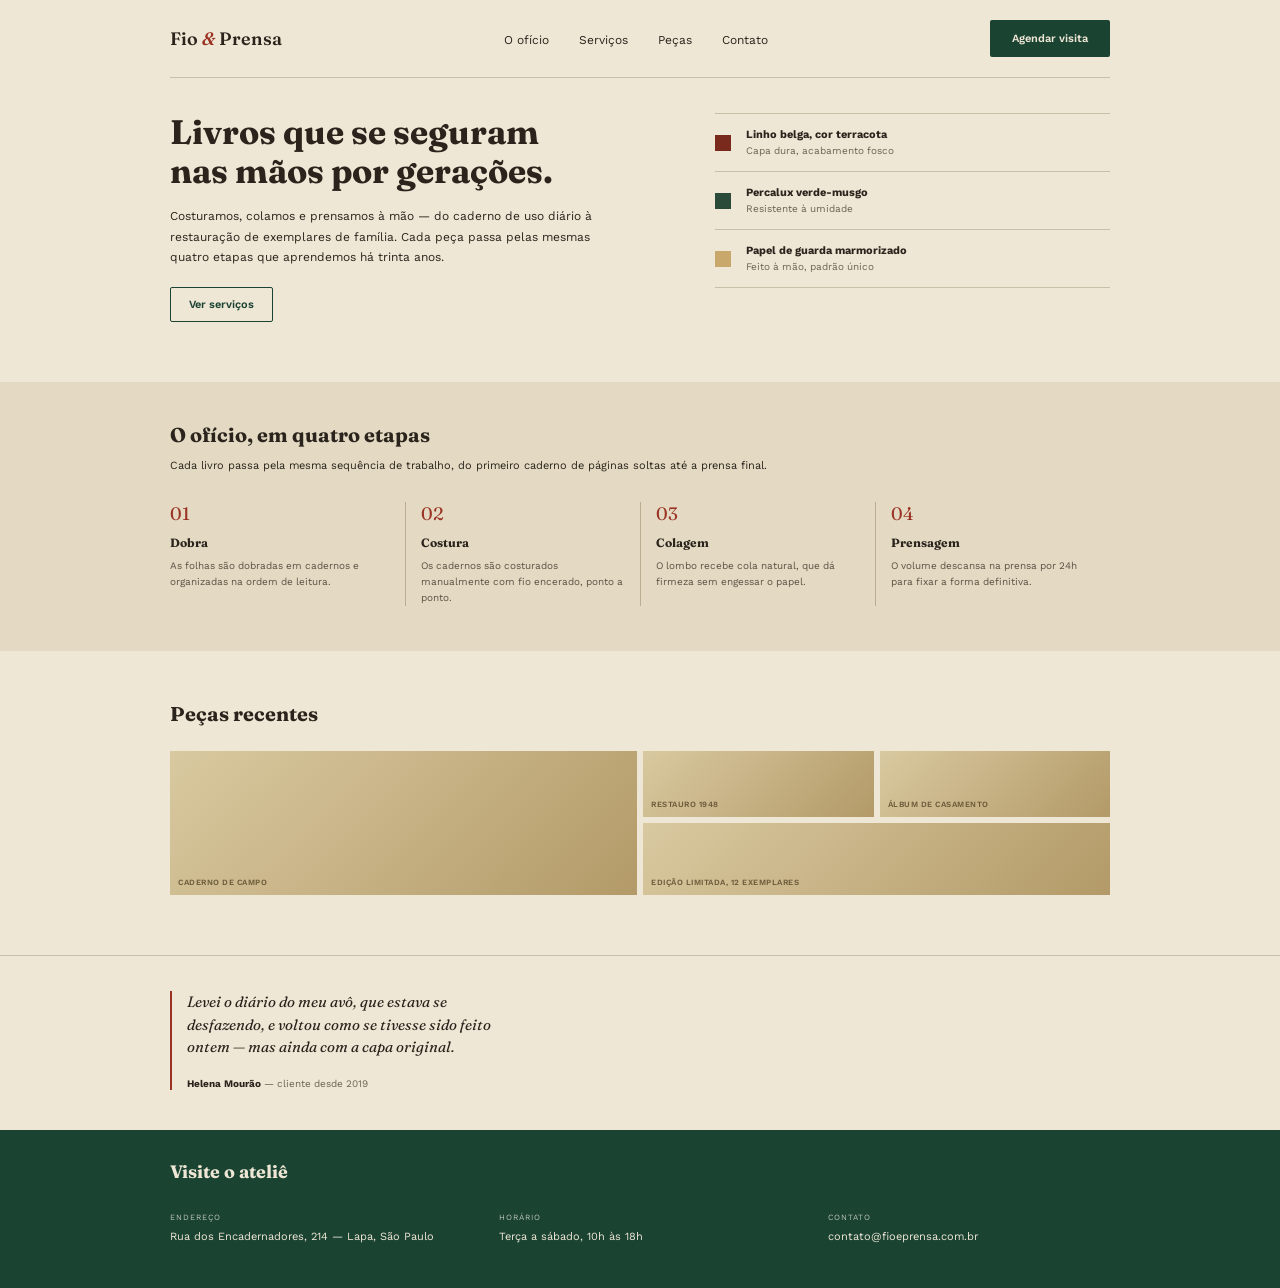
<file: index.html>
<!DOCTYPE html>
<html lang="pt-br">
<head>
  <meta charset="UTF-8">
  <meta name="viewport" content="width=device-width, initial-scale=1">
  <title>Fio & Prensa - Ateliê de encadernação</title>

  <!-- fontes do Google -->
  <link href="https://fonts.googleapis.com/css2?family=Fraunces:wght@500;600&family=Work+Sans:wght@400;500;600&display=swap" rel="stylesheet">

  <!-- meu css -->
  <link rel="stylesheet" href="style.css">
</head>

<body>

  <!-- MENU -->
  <header>
    <div class="container">
      <nav class="menu">
        <div class="logo">Fio <span>&amp;</span> Prensa</div>
        <ul>
          <li><a href="#sobre">O ofício</a></li>
          <li><a href="#">Serviços</a></li>
          <li><a href="#galeria">Peças</a></li>
          <li><a href="#contato">Contato</a></li>
        </ul>
        <a href="#contato" class="botao-verde">Agendar visita</a>
      </nav>
    </div>
  </header>

  <!-- HERO -->
  <section class="hero">
    <div class="container hero-conteudo">
      <div class="hero-texto">
        <h1>Livros que se seguram nas mãos por gerações.</h1>
        <p>Costuramos, colamos e prensamos à mão — do caderno de uso diário à restauração de exemplares de família. Cada peça passa pelas mesmas quatro etapas que aprendemos há trinta anos.</p>
        <a href="#" class="botao-borda">Ver serviços</a>
      </div>

      <div class="hero-lista">
        <div class="item-material">
          <div class="quadrado linho"></div>
          <div>
            <strong>Linho belga, cor terracota</strong>
            <small>Capa dura, acabamento fosco</small>
          </div>
        </div>
        <div class="item-material">
          <div class="quadrado percalux"></div>
          <div>
            <strong>Percalux verde-musgo</strong>
            <small>Resistente à umidade</small>
          </div>
        </div>
        <div class="item-material">
          <div class="quadrado papel"></div>
          <div>
            <strong>Papel de guarda marmorizado</strong>
            <small>Feito à mão, padrão único</small>
          </div>
        </div>
      </div>
    </div>
  </section>

  <!-- SOBRE -->
  <section class="sobre" id="sobre">
    <div class="container">
      <h2>O ofício, em quatro etapas</h2>
      <p class="sobre-intro">Cada livro passa pela mesma sequência de trabalho, do primeiro caderno de páginas soltas até a prensa final.</p>

      <div class="etapas">
        <div class="etapa">
          <div class="numero">01</div>
          <h3>Dobra</h3>
          <p>As folhas são dobradas em cadernos e organizadas na ordem de leitura.</p>
        </div>
        <div class="etapa">
          <div class="numero">02</div>
          <h3>Costura</h3>
          <p>Os cadernos são costurados manualmente com fio encerado, ponto a ponto.</p>
        </div>
        <div class="etapa">
          <div class="numero">03</div>
          <h3>Colagem</h3>
          <p>O lombo recebe cola natural, que dá firmeza sem engessar o papel.</p>
        </div>
        <div class="etapa">
          <div class="numero">04</div>
          <h3>Prensagem</h3>
          <p>O volume descansa na prensa por 24h para fixar a forma definitiva.</p>
        </div>
      </div>
    </div>
  </section>

  <!-- GALERIA -->
  <section class="galeria" id="galeria">
    <div class="container">
      <h2>Peças recentes</h2>

      <div class="grid-galeria">
        <div class="foto foto1">Caderno de campo</div>
        <div class="foto foto2">Restauro 1948</div>
        <div class="foto foto3">Álbum de casamento</div>
        <div class="foto foto4">Edição limitada, 12 exemplares</div>
      </div>
    </div>
  </section>

  <!-- DEPOIMENTO -->
  <section class="depoimento">
    <div class="container">
      <div class="citacao">
        <p>Levei o diário do meu avô, que estava se desfazendo, e voltou como se tivesse sido feito ontem — mas ainda com a capa original.</p>
        <span><strong>Helena Mourão</strong> — cliente desde 2019</span>
      </div>
    </div>
  </section>

  <!-- FOOTER -->
  <footer id="contato">
    <div class="container">
      <h2>Visite o ateliê</h2>
      <div class="info-footer">
        <div>
          <small>Endereço</small>
          <p>Rua dos Encadernadores, 214 — Lapa, São Paulo</p>
        </div>
        <div>
          <small>Horário</small>
          <p>Terça a sábado, 10h às 18h</p>
        </div>
        <div>
          <small>Contato</small>
          <p>contato@fioeprensa.com.br</p>
        </div>
      </div>
    </div>
  </footer>

</body>
</html>
</file>
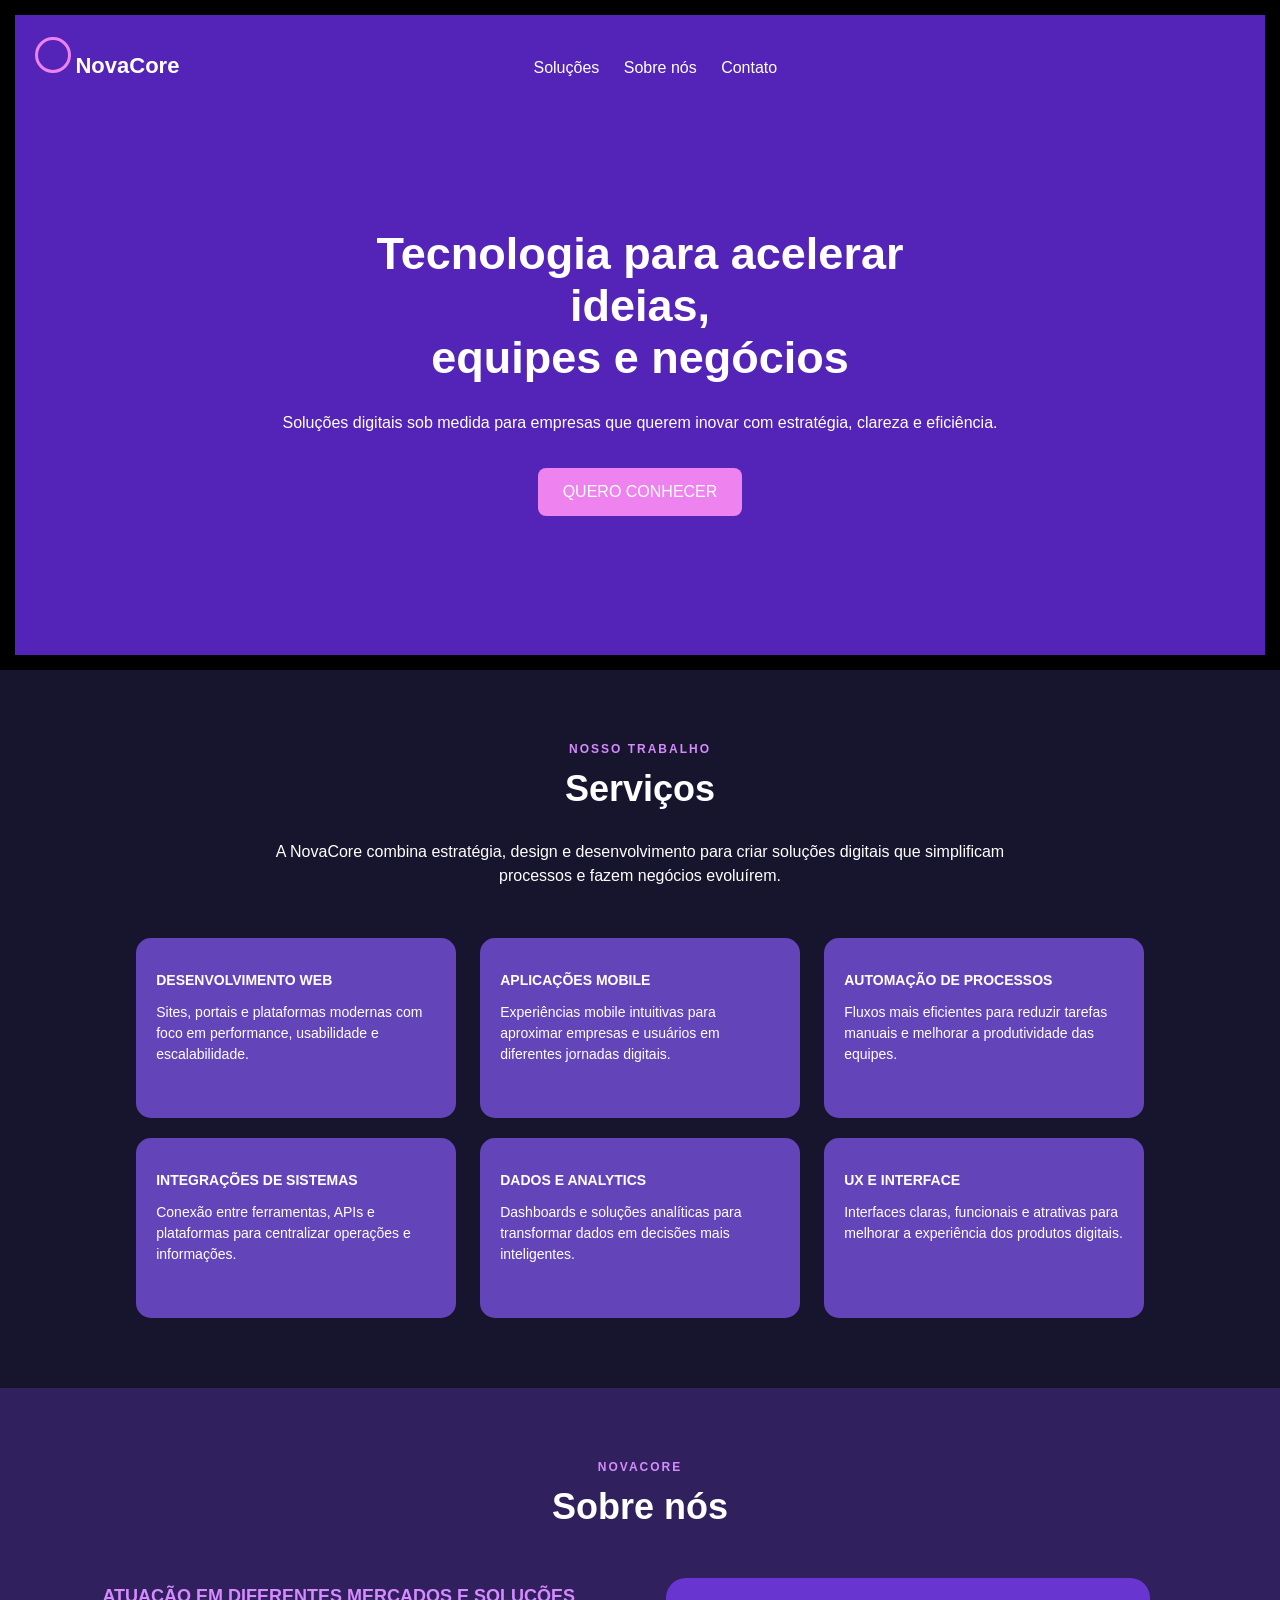
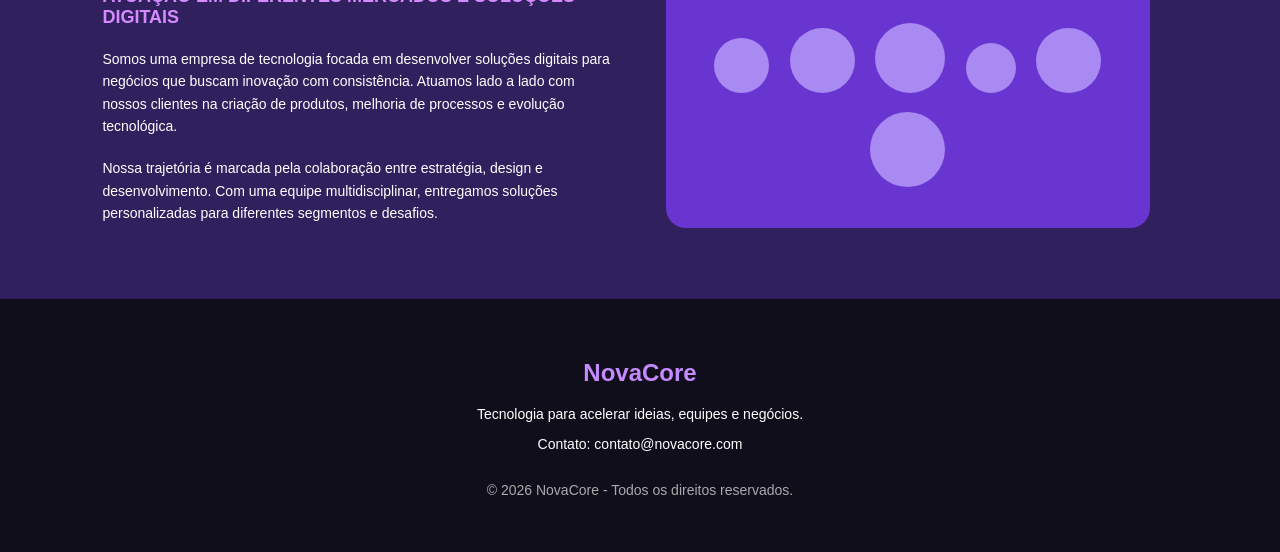
<file: Revisão/index.html>
<!DOCTYPE html>
<html lang="pt-br">
<head>
    <meta charset="UTF-8">
    <meta name="viewport" content="width=device-width, initial-scale=1.0">
    <title>NovaCore</title>

    <link rel="stylesheet" href="style.css">
</head>

<body>

    <header>

        <div class="logo">
            <div class="circulo-logo"></div>
            <h2>NovaCore</h2>
        </div>

        <div class="menu">
            <a href="#servicos">Soluções</a>
            <a href="#sobre">Sobre nós</a>
            <a href="#contato">Contato</a>
        </div>

        <div class="principal">
            <h1>
                Tecnologia para acelerar<br>
                ideias,<br>
                equipes e negócios
            </h1>

            <p>
                Soluções digitais sob medida para empresas que querem
                inovar com estratégia, clareza e eficiência.
            </p>

            <a href="#servicos" class="botao">QUERO CONHECER</a>
        </div>

    </header>

    <section class="servicos" id="servicos">

        <p class="subtitulo">NOSSO TRABALHO</p>

        <h2>Serviços</h2>

        <p class="texto-servicos">
            A NovaCore combina estratégia, design e desenvolvimento
            para criar soluções digitais que simplificam processos
            e fazem negócios evoluírem.
        </p>

        <div class="cartoes">

            <div class="cartao">
                <h3>DESENVOLVIMENTO WEB</h3>
                <p>
                    Sites, portais e plataformas modernas com foco
                    em performance, usabilidade e escalabilidade.
                </p>
            </div>

            <div class="cartao">
                <h3>APLICAÇÕES MOBILE</h3>
                <p>
                    Experiências mobile intuitivas para aproximar
                    empresas e usuários em diferentes jornadas digitais.
                </p>
            </div>

            <div class="cartao">
                <h3>AUTOMAÇÃO DE PROCESSOS</h3>
                <p>
                    Fluxos mais eficientes para reduzir tarefas
                    manuais e melhorar a produtividade das equipes.
                </p>
            </div>

            <div class="cartao">
                <h3>INTEGRAÇÕES DE SISTEMAS</h3>
                <p>
                    Conexão entre ferramentas, APIs e plataformas
                    para centralizar operações e informações.
                </p>
            </div>

            <div class="cartao">
                <h3>DADOS E ANALYTICS</h3>
                <p>
                    Dashboards e soluções analíticas para transformar
                    dados em decisões mais inteligentes.
                </p>
            </div>

            <div class="cartao">
                <h3>UX E INTERFACE</h3>
                <p>
                    Interfaces claras, funcionais e atrativas
                    para melhorar a experiência dos produtos digitais.
                </p>
            </div>

        </div>

    </section>

    <section class="sobre" id="sobre">

        <p class="subtitulo">NOVACORE</p>

        <h2>Sobre nós</h2>

        <div class="conteudo-sobre">

            <div class="texto-sobre">

                <h3>
                    ATUAÇÃO EM DIFERENTES MERCADOS E
                    SOLUÇÕES DIGITAIS
                </h3>

                <p>
                    Somos uma empresa de tecnologia focada em desenvolver
                    soluções digitais para negócios que buscam inovação
                    com consistência. Atuamos lado a lado com nossos
                    clientes na criação de produtos, melhoria de
                    processos e evolução tecnológica.
                </p>

                <p>
                    Nossa trajetória é marcada pela colaboração entre
                    estratégia, design e desenvolvimento. Com uma equipe
                    multidisciplinar, entregamos soluções personalizadas
                    para diferentes segmentos e desafios.
                </p>

            </div>

            <div class="imagem-sobre">

                <div class="bolinha bolinha1"></div>
                <div class="bolinha bolinha2"></div>
                <div class="bolinha bolinha3"></div>
                <div class="bolinha bolinha4"></div>
                <div class="bolinha bolinha5"></div>
                <div class="bolinha bolinha6"></div>

            </div>

        </div>

    </section>

    <footer id="contato">

        <h2>NovaCore</h2>

        <p>
            Tecnologia para acelerar ideias, equipes e negócios.
        </p>

        <p>Contato: contato@novacore.com</p>

        <p class="final">
            © 2026 NovaCore - Todos os direitos reservados.
        </p>

    </footer>

</body>
</html>
</file>
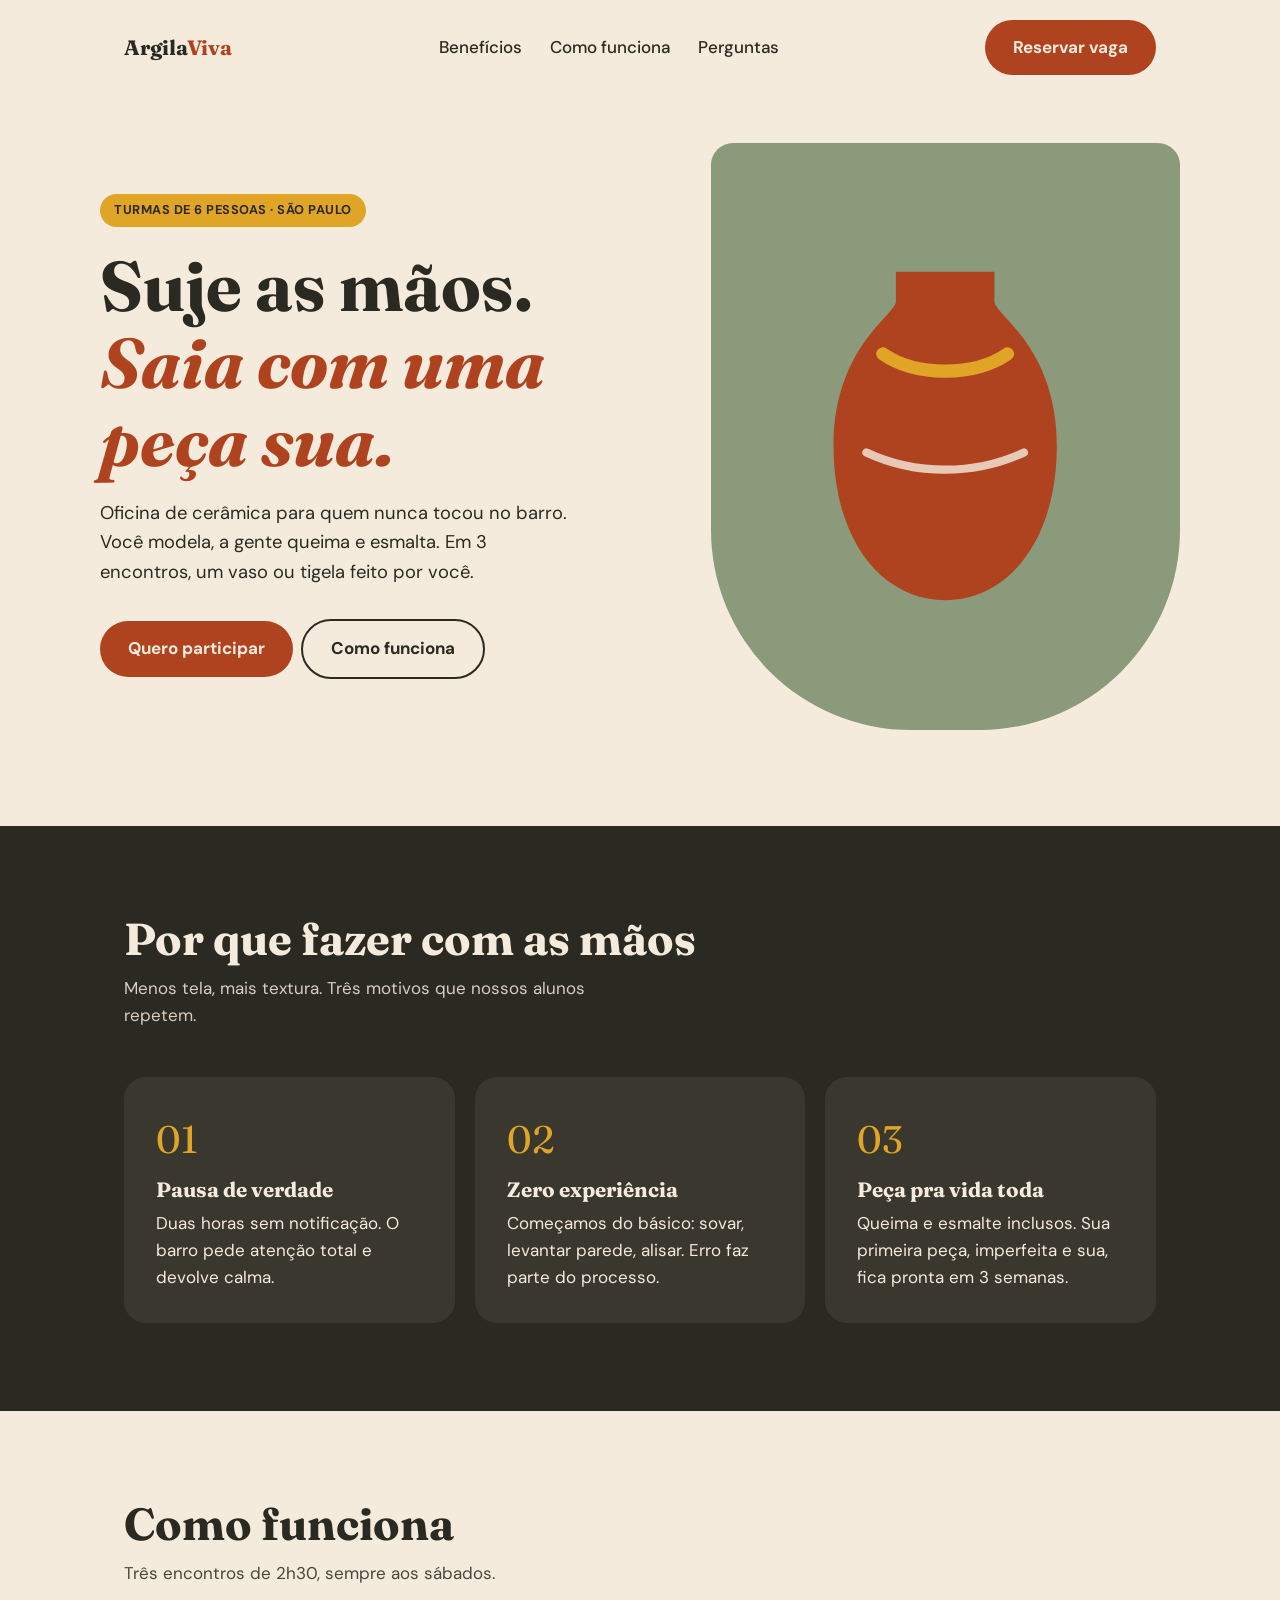
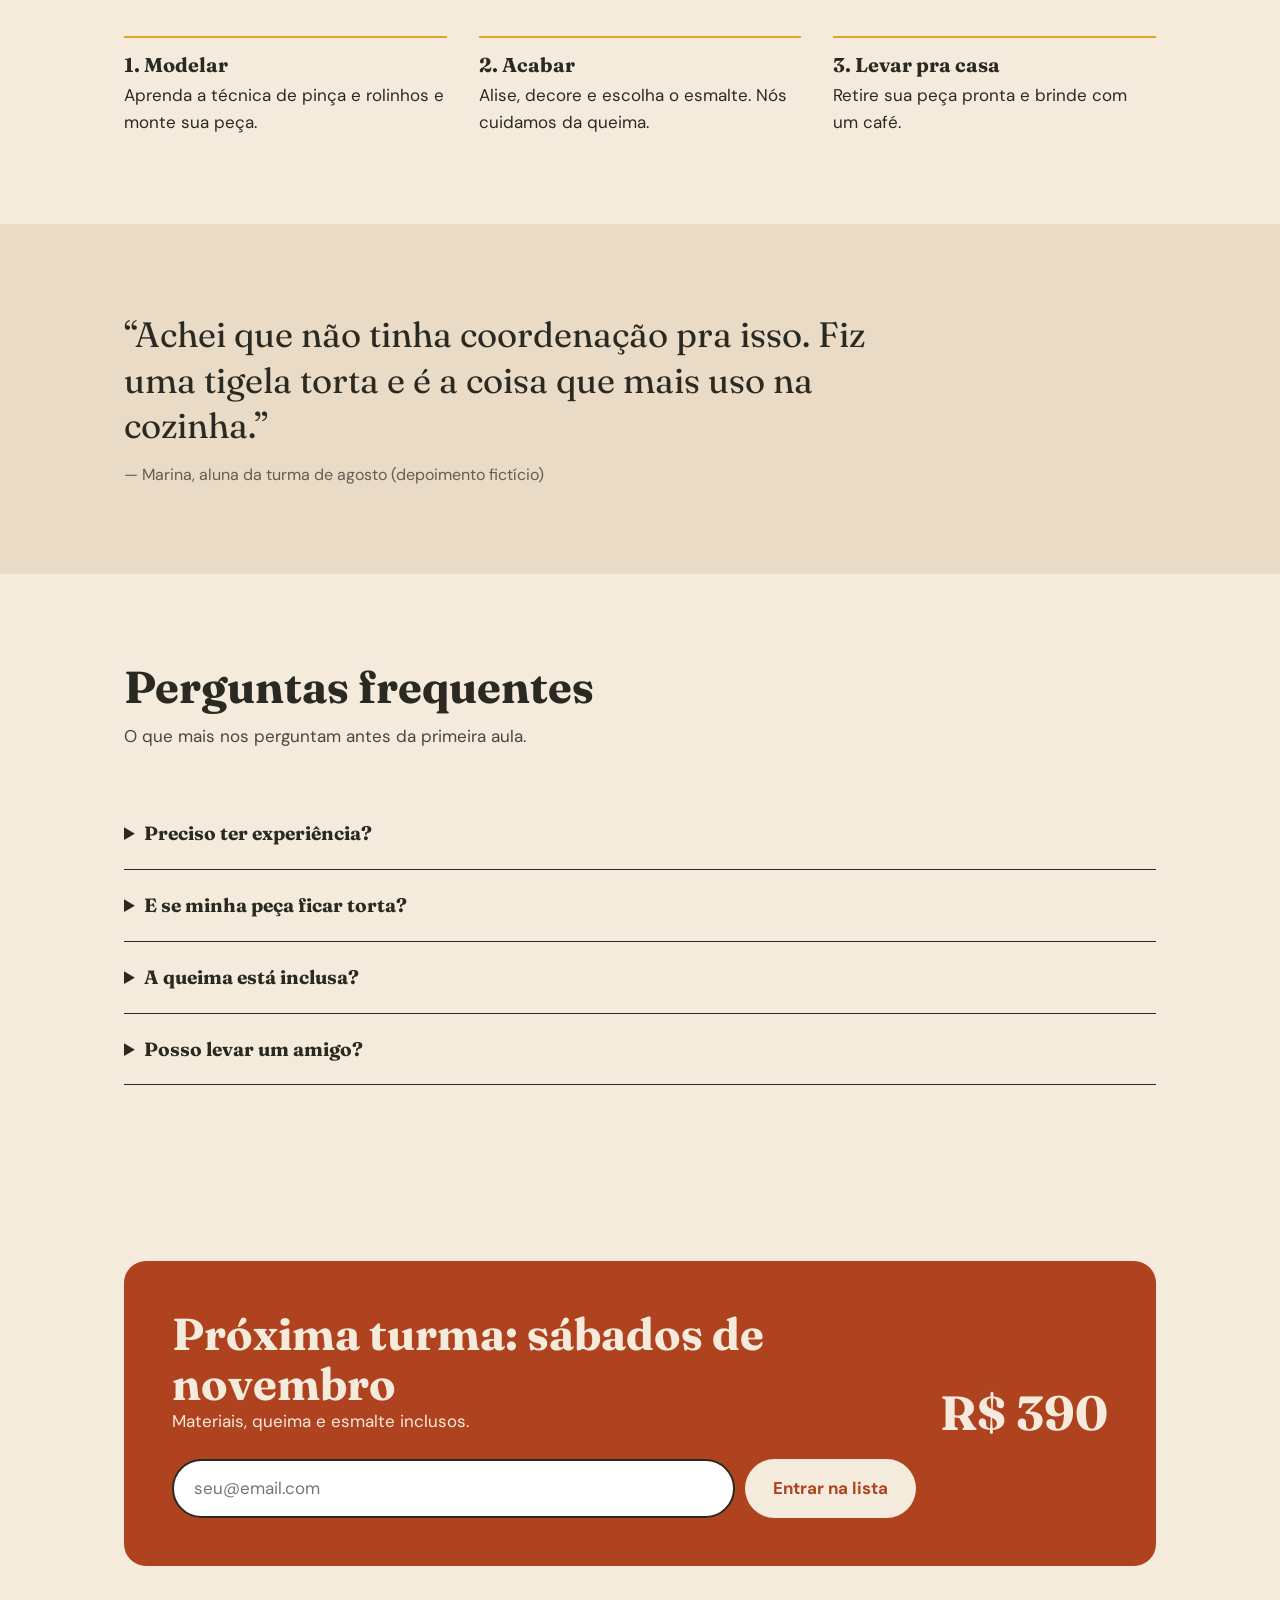
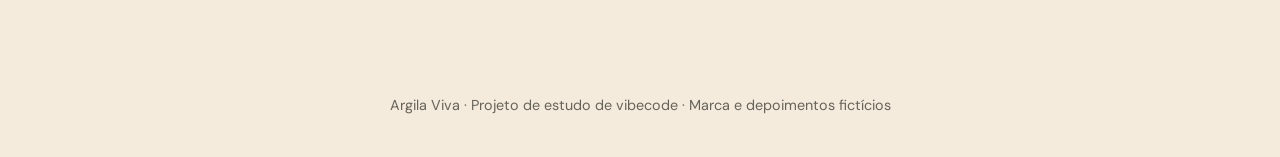
<file: Vibecode/index.html>
<!DOCTYPE html>
<html lang="pt-BR">
<head>
<meta charset="utf-8">
<meta name="viewport" content="width=device-width,initial-scale=1">
<title>Argila Viva — Ateliê de cerâmica para iniciantes</title>
<meta name="description" content="Oficinas de cerâmica para quem nunca tocou no barro. Turmas pequenas, queima inclusa, peça pra levar pra casa.">
<link rel="preconnect" href="https://fonts.googleapis.com">
<link href="https://fonts.googleapis.com/css2?family=Fraunces:opsz,wght@9..144,500;9..144,700&family=DM+Sans:wght@400;500;700&display=swap" rel="stylesheet">
<link rel="stylesheet" href="style.css">
</head>
<body>
<header class="wrap"><nav><div class="logo">Argila<span>Viva</span></div><div class="links"><a href="#beneficios">Benefícios</a><a href="#como">Como funciona</a><a href="#faq">Perguntas</a></div><a class="btn" href="#inscricao">Reservar vaga</a></nav></header>

<main>
<div class="wrap hero">
  <div>
    <span class="tag">TURMAS DE 6 PESSOAS · SÃO PAULO</span>
    <h1>Suje as mãos. <em>Saia com uma peça sua.</em></h1>
    <p>Oficina de cerâmica para quem nunca tocou no barro. Você modela, a gente queima e esmalta. Em 3 encontros, um vaso ou tigela feito por você.</p>
    <a class="btn" href="#inscricao">Quero participar</a><a class="btn alt" href="#como">Como funciona</a>
  </div>
  <div class="art" aria-hidden="true">
    <svg viewBox="0 0 200 240"><path d="M70 20h60v18c0 8 38 28 38 88 0 58-30 94-68 94s-68-36-68-94c0-60 38-80 38-88z" fill="#B0431F"/><path d="M62 70c20 14 56 14 76 0" stroke="#E0A526" stroke-width="8" fill="none" stroke-linecap="round"/><path d="M52 130c30 14 66 14 96 0" stroke="#F5EBDD" stroke-width="5" fill="none" stroke-linecap="round" opacity=".8"/></svg>
  </div>
</div>

<section class="dark" id="beneficios"><div class="wrap">
  <h2>Por que fazer com as mãos</h2>
  <p class="sub">Menos tela, mais textura. Três motivos que nossos alunos repetem.</p>
  <div class="cards">
    <div class="card"><div class="n">01</div><h3>Pausa de verdade</h3><p>Duas horas sem notificação. O barro pede atenção total e devolve calma.</p></div>
    <div class="card"><div class="n">02</div><h3>Zero experiência</h3><p>Começamos do básico: sovar, levantar parede, alisar. Erro faz parte do processo.</p></div>
    <div class="card"><div class="n">03</div><h3>Peça pra vida toda</h3><p>Queima e esmalte inclusos. Sua primeira peça, imperfeita e sua, fica pronta em 3 semanas.</p></div>
  </div>
</div></section>

<section id="como"><div class="wrap">
  <h2>Como funciona</h2>
  <p class="sub">Três encontros de 2h30, sempre aos sábados.</p>
  <div class="steps">
    <div><h3>1. Modelar</h3><p>Aprenda a técnica de pinça e rolinhos e monte sua peça.</p></div>
    <div><h3>2. Acabar</h3><p>Alise, decore e escolha o esmalte. Nós cuidamos da queima.</p></div>
    <div><h3>3. Levar pra casa</h3><p>Retire sua peça pronta e brinde com um café.</p></div>
  </div>
</div></section>

<section style="background:var(--areia)"><div class="wrap">
  <p class="quote">“Achei que não tinha coordenação pra isso. Fiz uma tigela torta e é a coisa que mais uso na cozinha.”<small>— Marina, aluna da turma de agosto (depoimento fictício)</small></p>
</div></section>

<section id="faq"><div class="wrap">
  <h2>Perguntas frequentes</h2>
  <p class="sub">O que mais nos perguntam antes da primeira aula.</p>
  <details><summary>Preciso ter experiência?</summary><p>Não. A turma é pensada para quem nunca tocou no barro.</p></details>
  <details><summary>E se minha peça ficar torta?</summary><p>Faz parte. Ensinamos a corrigir o que dá e a gostar do que fica.</p></details>
  <details><summary>A queima está inclusa?</summary><p>Sim: queima, esmalte e materiais entram nos R$ 390.</p></details>
  <details><summary>Posso levar um amigo?</summary><p>Pode. Turmas de 6 pessoas, e duplas ganham lugares lado a lado.</p></details>
</div></section>

<section id="inscricao"><div class="wrap">
  <div class="price">
    <div><h2>Próxima turma: sábados de novembro</h2><p>Materiais, queima e esmalte inclusos.</p>
    <form onsubmit="event.preventDefault();this.querySelector('button').textContent='Recebido! ✓'"><input type="email" placeholder="seu@email.com" aria-label="E-mail" required><button class="btn" type="submit">Entrar na lista</button></form></div>
    <div class="big">R$ 390</div>
  </div>
</div></section>
</main>
<footer>Argila Viva · Projeto de estudo de vibecode · Marca e depoimentos fictícios</footer>
</body>
</html>
</file>
<file: style.css>
/* cores do projeto */
:root {
  --verde: #1B4332;
  --offwhite: #EFE7D6;
  --preto: #2A241C;
  --vermelho: #9A3324;
  --dourado: #A9895F;
}

* {
  margin: 0;
  padding: 0;
  box-sizing: border-box;
}

body {
  font-family: 'Work Sans', sans-serif;
  background-color: #EFE7D6;
  color: #2A241C;
  font-size: 14px;
}

h1, h2, h3 {
  font-family: 'Fraunces', serif;
}

/* container pra centralizar o conteudo */
.container {
  width: 90%;
  max-width: 940px;
  margin: 0 auto;
}

/* ---------- MENU ---------- */
header {
  padding: 20px 0 0 0;
}

.menu {
  display: flex;
  justify-content: space-between;
  align-items: center;
  padding-bottom: 20px;
  border-bottom: 1px solid #c9bfa8;
}

.logo {
  font-family: 'Fraunces', serif;
  font-size: 18px;
  font-weight: 600;
}

.logo span {
  color: #9A3324;
  font-style: italic;
}

.menu ul {
  display: flex;
  list-style: none;
  gap: 30px;
}

.menu ul li a {
  text-decoration: none;
  color: #2A241C;
  font-size: 12px;
}

.menu ul li a:hover {
  color: #9A3324;
}

.botao-verde {
  background-color: #1B4332;
  color: #EFE7D6;
  padding: 12px 22px;
  font-size: 11px;
  font-weight: 600;
  text-decoration: none;
  border-radius: 2px;
}

/* ---------- HERO ---------- */
.hero {
  padding: 35px 0 60px 0;
}

.hero-conteudo {
  display: flex;
  justify-content: space-between;
  gap: 40px;
}

.hero-texto {
  width: 45%;
}

.hero-texto h1 {
  font-size: 34px;
  line-height: 1.15;
  margin-bottom: 15px;
}

.hero-texto p {
  font-size: 12px;
  line-height: 1.7;
  margin-bottom: 20px;
}

.botao-borda {
  display: inline-block;
  border: 1px solid #1B4332;
  color: #1B4332;
  padding: 10px 18px;
  font-size: 11px;
  font-weight: 600;
  text-decoration: none;
  border-radius: 2px;
}

.hero-lista {
  width: 42%;
  margin-top: 0;
  border-top: 1px solid #c9bfa8;
}

.item-material {
  display: flex;
  align-items: center;
  gap: 15px;
  padding: 14px 0;
  border-bottom: 1px solid #c9bfa8;
}

.quadrado {
  width: 16px;
  height: 16px;
}

/* cada quadradinho tem uma cor */
.linho {
  background-color: #7a2a1c;
}

.percalux {
  background-color: #2a4a3a;
}

.papel {
  background-color: #c9a96b;
}

.item-material strong {
  display: block;
  font-size: 11px;
}

.item-material small {
  font-size: 10px;
  color: #6b6254;
}

/* ---------- SOBRE ---------- */
.sobre {
  background-color: #E4DAC3;
  padding: 40px 0 45px 0;
}

.sobre h2 {
  font-size: 20px;
  margin-bottom: 12px;
}

.sobre-intro {
  font-size: 11px;
  margin-bottom: 30px;
}

.etapas {
  display: grid;
  grid-template-columns: repeat(4, 1fr);
}

.etapa {
  border-left: 1px solid #b9ad92;
  padding: 0 15px;
}

/* a primeira nao tem borda */
.etapa:first-child {
  border-left: none;
  padding-left: 0;
}

.numero {
  font-family: 'Fraunces', serif;
  font-size: 18px;
  color: #9A3324;
  margin-bottom: 10px;
}

.etapa h3 {
  font-size: 12px;
  margin-bottom: 8px;
}

.etapa p {
  font-size: 10px;
  line-height: 1.6;
  color: #5a5144;
}

/* ---------- GALERIA ---------- */
.galeria {
  padding: 50px 0 60px 0;
}

.galeria h2 {
  font-size: 20px;
  margin-bottom: 25px;
}

.grid-galeria {
  display: grid;
  grid-template-columns: repeat(4, 1fr);
  grid-template-rows: 66px 72px;
  gap: 6px;
}

.foto {
  background: linear-gradient(135deg, #d9c9a0, #b39a68);
  display: flex;
  align-items: flex-end;
  padding: 8px;
  font-size: 8px;
  font-weight: 600;
  letter-spacing: 0.5px;
  text-transform: uppercase;
  color: #6b5a3a;
}

.foto1 {
  grid-column: 1 / 3;
  grid-row: 1 / 3;
}

.foto2 {
  grid-column: 3 / 4;
  grid-row: 1 / 2;
}

.foto3 {
  grid-column: 4 / 5;
  grid-row: 1 / 2;
}

.foto4 {
  grid-column: 3 / 5;
  grid-row: 2 / 3;
}

/* ---------- DEPOIMENTO ---------- */
.depoimento {
  border-top: 1px solid #c9bfa8;
  padding: 35px 0 40px 0;
}

.citacao {
  border-left: 2px solid #9A3324;
  padding-left: 15px;
  max-width: 340px;
}

.citacao p {
  font-family: 'Fraunces', serif;
  font-style: italic;
  font-size: 15px;
  line-height: 1.5;
  margin-bottom: 15px;
}

.citacao span {
  font-size: 10px;
  color: #6b6254;
}

.citacao strong {
  color: #2A241C;
}

/* ---------- FOOTER ---------- */
footer {
  background-color: #1B4332;
  color: #EFE7D6;
  padding: 30px 0 45px 0;
}

footer h2 {
  font-size: 18px;
  margin-bottom: 30px;
}

.info-footer {
  display: flex;
  justify-content: space-between;
}

.info-footer div {
  width: 30%;
}

.info-footer small {
  display: block;
  font-size: 8px;
  letter-spacing: 1px;
  text-transform: uppercase;
  color: #b9c4b5;
  margin-bottom: 8px;
}

.info-footer p {
  font-size: 11px;
}

/* ---------- CELULAR ---------- */
@media (max-width: 700px) {
  .menu ul {
    display: none;
  }

  .hero-conteudo {
    flex-direction: column;
  }

  .hero-texto, .hero-lista {
    width: 100%;
  }

  .etapas {
    grid-template-columns: 1fr 1fr;
    gap: 25px;
  }

  .etapa:nth-child(3) {
    border-left: none;
    padding-left: 0;
  }

  .grid-galeria {
    grid-template-rows: 90px 90px;
  }

  .info-footer {
    flex-direction: column;
    gap: 20px;
  }

  .info-footer div {
    width: 100%;
  }
}
</file>
<file: Revisão/style.css>
body {
    background-color: black;
    color: white;
    font-family: Arial, sans-serif;
    margin: 0;
}

html {
    scroll-behavior: smooth;
}

section {
    padding: 60px 8%;
}

h2 {
    text-align: center;
}

header {
    background-color: #5424b8;
    height: 600px;
    margin: 15px;
    padding: 20px;
}

.logo {
    display: inline-block;
    width: 40%;
}

.logo h2 {
    display: inline-block;
    font-size: 22px;
}

.circulo-logo {
    display: inline-block;
    width: 30px;
    height: 30px;
    border: 3px solid violet;
    border-radius: 50%;
}

.menu {
    display: inline-block;
}

.menu a {
    color: white;
    text-decoration: none;
    margin: 10px;
}

.principal {
    text-align: center;
    margin-top: 130px;
}

.principal h1 {
    font-size: 45px;
}

.principal p {
    font-size: 16px;
    margin-top: 25px;
}

.botao {
    display: inline-block;
    background-color: violet;
    color: white;
    text-decoration: none;
    padding: 15px 25px;
    margin-top: 20px;
    border-radius: 8px;
}

.servicos {
    background-color: #17152e;
    text-align: center;
}

.subtitulo {
    color: #d58aff;
    font-size: 12px;
    font-weight: bold;
    letter-spacing: 2px;
}

.servicos h2,
.sobre h2 {
    font-size: 36px;
    margin-top: 10px;
}

.texto-servicos {
    max-width: 750px;
    margin: 20px auto 40px;
    line-height: 1.5;
}

.cartoes {
    text-align: center;
}

.cartao {
    display: inline-block;
    background-color: #6445b9;
    width: 26%;
    height: 140px;
    padding: 20px;
    margin: 10px;
    border-radius: 15px;
    text-align: left;
    vertical-align: top;
}

.cartao h3 {
    font-size: 14px;
}

.cartao p {
    font-size: 14px;
    line-height: 1.5;
}

.sobre {
    background-color: #30205d;
    text-align: center;
}

.conteudo-sobre {
    text-align: left;
    margin-top: 40px;
}

.texto-sobre {
    display: inline-block;
    width: 48%;
    vertical-align: middle;
}

.texto-sobre h3 {
    color: #d58aff;
    font-size: 18px;
}

.texto-sobre p {
    font-size: 14px;
    line-height: 1.6;
    margin-top: 20px;
}

.imagem-sobre {
    display: inline-block;
    background-color: #6835d0;
    width: 45%;
    height: 250px;
    margin-left: 4%;
    border-radius: 20px;
    vertical-align: middle;
    text-align: center;
}

.bolinha {
    display: inline-block;
    background-color: #a88af2;
    width: 55px;
    height: 55px;
    border-radius: 50%;
    margin: 45px 8px 0;
}

.bolinha2 {
    width: 65px;
    height: 65px;
}

.bolinha3 {
    width: 70px;
    height: 70px;
}

.bolinha4 {
    width: 50px;
    height: 50px;
    margin-top: 15px;
}

.bolinha5 {
    width: 65px;
    height: 65px;
    margin-top: 15px;
}

.bolinha6 {
    width: 75px;
    height: 75px;
    margin-top: 15px;
}

footer {
    background-color: #100e1b;
    text-align: center;
    padding: 40px 20px;
}

footer h2 {
    color: #c58aff;
}

footer p {
    font-size: 14px;
}

.final {
    margin-top: 30px;
    color: #aaaaaa;
}

@media (max-width: 700px) {

    header {
        height: 600px;
        margin: 8px;
        padding: 15px;
    }

    .logo {
        width: 100%;
    }

    .menu {
        margin-top: 15px;
    }

    .menu a {
        margin: 5px;
        font-size: 12px;
    }

    .principal {
        margin-top: 100px;
    }

    .principal h1 {
        font-size: 32px;
    }

    .principal p {
        font-size: 14px;
    }

    .cartao {
        width: 80%;
        height: auto;
    }

    .texto-sobre {
        width: 100%;
    }

    .imagem-sobre {
        width: 100%;
        margin: 25px 0;
    }

    .bolinha {
        width: 35px;
        height: 35px;
        margin: 45px 4px 0;
    }

    .bolinha2 {
        width: 40px;
        height: 40px;
    }

    .bolinha3 {
        width: 45px;
        height: 45px;
    }

    .bolinha4 {
        width: 35px;
        height: 35px;
        margin-top: 15px;
    }

    .bolinha5 {
        width: 40px;
        height: 40px;
        margin-top: 15px;
    }

    .bolinha6 {
        width: 45px;
        height: 45px;
        margin-top: 15px;
    }

}
</file>
<file: Vibecode/style.css>
:root{--terra:#B0431F;--creme:#F5EBDD;--tinta:#2B2A22;--mostarda:#E0A526;--salvia:#8A9A7B;--areia:#EADBC6;--r:22px}
*{box-sizing:border-box;margin:0}
html{scroll-behavior:smooth}
body{font-family:'DM Sans',system-ui,sans-serif;background:var(--creme);color:var(--tinta);line-height:1.6;font-size:17px}
h1,h2,h3{font-family:'Fraunces',Georgia,serif;line-height:1.1;font-weight:700}
.wrap{max-width:1080px;margin:0 auto;padding:0 24px}
section{padding:88px 0}
nav{display:flex;justify-content:space-between;align-items:center;padding:20px 0}
.links{display:flex;gap:28px}.links a{color:var(--tinta);text-decoration:none;font-weight:500}.links a:hover{color:var(--terra)}
.logo{font-family:'Fraunces',serif;font-weight:700;font-size:1.3rem}
.logo span{color:var(--terra)}
.btn{display:inline-block;background:var(--terra);color:var(--creme);padding:14px 28px;border-radius:999px;font-weight:700;text-decoration:none;border:0;font:inherit;font-weight:700;cursor:pointer;transition:transform .2s}
.btn:hover{transform:translateY(-2px)}
.btn.alt{background:transparent;color:var(--tinta);border:2px solid var(--tinta);margin-left:8px}
.hero{display:grid;grid-template-columns:1.2fr 1fr;gap:48px;align-items:center;padding:48px 0 96px}
.tag{display:inline-block;background:var(--mostarda);color:var(--tinta);font-size:.8rem;font-weight:700;padding:6px 14px;border-radius:999px;margin-bottom:20px;letter-spacing:.04em}
h1{font-size:clamp(2.6rem,6vw,4.4rem);margin-bottom:20px}
h1 em{color:var(--terra);font-style:italic}
.hero p{font-size:1.15rem;max-width:480px;margin-bottom:32px}
.art{background:var(--salvia);border-radius:var(--r) var(--r) 200px 200px;aspect-ratio:4/5;display:grid;place-items:center}
.art svg{width:70%}
h2{font-size:clamp(2rem,4vw,2.8rem);margin-bottom:12px}
.sub{max-width:520px;margin-bottom:48px;opacity:.85}
.cards{display:grid;grid-template-columns:repeat(3,1fr);gap:20px}
.card{background:var(--areia);padding:32px;border-radius:var(--r)}
.card .n{font-family:'Fraunces',serif;font-size:2.4rem;color:var(--terra)}
.card h3{font-size:1.3rem;margin:8px 0}
.dark{background:var(--tinta);color:var(--creme)}
.dark .n{color:var(--mostarda)}
.dark .card{background:#3a382e}
.steps{display:grid;grid-template-columns:repeat(3,1fr);gap:32px}
.steps div{border-top:2px solid var(--mostarda);padding-top:16px}
.steps h3{font-size:1.25rem;margin-bottom:6px}
.quote{font-family:'Fraunces',serif;font-size:clamp(1.5rem,3vw,2.2rem);max-width:760px;line-height:1.3}
.quote small{display:block;font-family:'DM Sans',sans-serif;font-size:1rem;margin-top:16px;opacity:.7}
.price{background:var(--terra);color:var(--creme);border-radius:var(--r);padding:48px;display:grid;grid-template-columns:1fr auto;gap:24px;align-items:center}
.price h2{margin:0}
.price .btn{background:var(--creme);color:var(--terra)}
.big{font-family:'Fraunces',serif;font-size:3rem;font-weight:700}
form{display:flex;gap:10px;flex-wrap:wrap;margin-top:24px}
input{flex:1;min-width:220px;padding:14px 20px;border-radius:999px;border:2px solid var(--tinta);background:#fff;font:inherit}
details{border-bottom:1px solid var(--tinta);padding:20px 0}summary{font-family:'Fraunces',serif;font-size:1.2rem;font-weight:700;cursor:pointer}details p{margin-top:10px;max-width:640px}
@media(prefers-reduced-motion:reduce){html{scroll-behavior:auto}.btn{transition:none}}
footer{padding:40px 0;font-size:.9rem;opacity:.7;text-align:center}
:focus-visible{outline:3px solid var(--mostarda);outline-offset:3px}
@media(max-width:780px){.hero,.cards,.steps,.price{grid-template-columns:1fr}.hero{padding:24px 0 56px}.art{max-width:300px;margin:0 auto}section{padding:56px 0}.btn.alt{margin:12px 0 0;display:block;text-align:center}.hero .btn{display:block;text-align:center}.links{display:none}.price{padding:32px 24px}}
</file>
